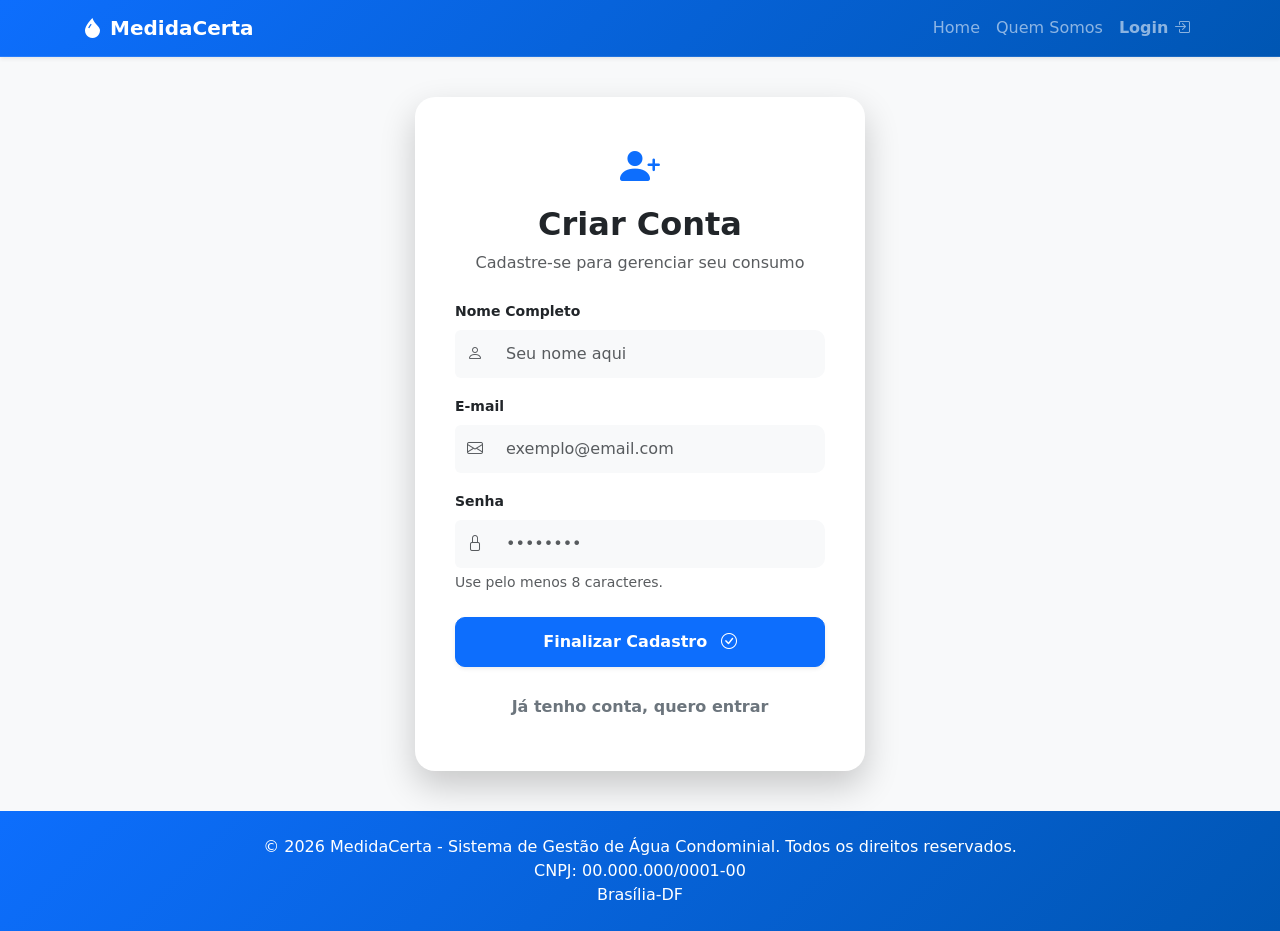
<file: HTML/cadastro.html>
<!DOCTYPE html>
<html lang="pt-br">
<head>
    <meta charset="UTF-8">
    <meta name="viewport" content="width=device-width, initial-scale=1.0">
    <title>MedidaCerta - Cadastro</title>
    <link href="https://cdn.jsdelivr.net/npm/bootstrap@5.3.0/dist/css/bootstrap.min.css" rel="stylesheet">
    <link rel="stylesheet" href="https://cdn.jsdelivr.net/npm/bootstrap-icons@1.11.0/font/bootstrap-icons.css">
    <link rel="icon" type="image/svg+xml" href="data:image/svg+xml,<svg xmlns='http://www.w3.org/2000/svg' viewBox='0 0 16 16'><path fill='%230d6efd' d='M8 16a6 6 0 0 0 6-6c0-1.65-1.35-4-6-10-4.65 6-6 8.35-6 10a6 6 0 0 0 6 6z'/></svg>">
    <style>
        body {
            min-height: 100vh;
            display: flex;
            flex-direction: column;
        }
        
        .navbar-custom {
            background: linear-gradient(135deg, #0d6efd 0%, #0056b3 100%);
            border-bottom: 1px solid rgba(255, 255, 255, 0.1);
        }

        .main-container {
            flex: 1;
            display: flex;
            align-items: center;
            justify-content: center;
            padding: 40px 20px; /* Mais respiro para formulários maiores */
        }

        .login-card {
            border-radius: 20px;
            border: none;
            box-shadow: 0 15px 35px rgba(0,0,0,0.2);
            width: 100%;
            max-width: 450px; /* Um pouco mais largo para o cadastro */
        }

        .btn-custom {
            border-radius: 10px;
            padding: 12px;
            font-weight: bold;
            transition: all 0.3s;
        }

        .btn-custom:hover {
            transform: translateY(-2px);
            box-shadow: 0 5px 15px rgba(13, 110, 253, 0.3);
        }

        .form-control {
            border-radius: 10px;
            padding: 12px;
            background-color: #f8f9fa;
        }

        .logo-login {
            font-size: 2.5rem;
            color: #0d6efd;
        }
        
        .nav-link.active {
            color: #fff !important;
            border-bottom: 2px solid #fff;
        }

        footer {
            background: linear-gradient(135deg, #0d6efd 0%, #0056b3 100%) !important;
        }
    </style>
</head>
<body>
    
    <header>
        <nav class="navbar navbar-expand-lg navbar-dark navbar-custom shadow-sm">
            <div class="container">
                <a class="navbar-brand d-flex align-items-center fw-bold" href="index.html">
                    <i class="bi bi-droplet-fill me-2"></i> MedidaCerta
                </a>
                <button class="navbar-toggler" type="button" data-bs-toggle="collapse" data-bs-target="#navbarNav">
                    <span class="navbar-toggler-icon"></span>
                </button>
                <div class="collapse navbar-collapse" id="navbarNav">
                    <ul class="navbar-nav ms-auto text-white">
                        <li class="nav-item"><a class="nav-link" href="index.html">Home</a></li>
                        <li class="nav-item"><a class="nav-link" href="quemsomos.html">Quem Somos</a></li>
                        <li class="nav-item">
                            <a class="nav-link fw-bold" href="login.html">
                                Login <i class="bi bi-box-arrow-in-right"></i>
                            </a>
                        </li>
                    </ul>
                </div>
            </div>
        </nav>
    </header>
    
    <div class="main-container bg-light">
        <div class="card login-card p-4 bg-white">
            <div class="card-body">
                <div class="text-center mb-4">
                    <i class="bi bi-person-plus-fill logo-login"></i>
                    <h2 class="fw-bold text-dark mt-2">Criar Conta</h2>
                    <p class="text-muted">Cadastre-se para gerenciar seu consumo</p>
                </div>

                <form action="../PHP/controller/CadastroUsuarioControl.php" method="POST">
                    
                    <div class="mb-3">
                        <label class="form-label fw-bold small" for="nome">Nome Completo</label>
                        <div class="input-group">
                            <span class="input-group-text bg-light border-0"><i class="bi bi-person text-muted"></i></span>
                            <input type="text" name="nome" class="form-control border-0" id="nome" placeholder="Seu nome aqui" required>
                        </div>
                    </div>

                    <div class="mb-3">
                        <label class="form-label fw-bold small" for="email">E-mail</label>
                        <div class="input-group">
                            <span class="input-group-text bg-light border-0"><i class="bi bi-envelope text-muted"></i></span>
                            <input type="email" name="email" class="form-control border-0" id="email" placeholder="exemplo@email.com" required>
                        </div>
                    </div>

                    <div class="mb-4">
                        <label class="form-label fw-bold small" for="senha">Senha</label>
                        <div class="input-group">
                            <span class="input-group-text bg-light border-0"><i class="bi bi-lock text-muted"></i></span>
                            <input type="password" name="senha" class="form-control border-0" id="senha" placeholder="••••••••" required>
                        </div>
                        <div id="passwordHelp" class="form-text small text-muted">Use pelo menos 8 caracteres.</div>
                    </div>

                    <button type="submit" class="btn btn-primary w-100 btn-custom shadow-sm mb-3">
                        Finalizar Cadastro <i class="bi bi-check-circle ms-2"></i>
                    </button>

                    <a href="login.html" class="btn btn-outline-secondary w-100 btn-custom border-0">
                        Já tenho conta, quero entrar
                    </a>
                </form>
            </div>
        </div>
    </div>

    <footer class="py-4 bg-dark text-center text-white">
        <div class="container">
            <p class="mb-0">&copy; 2026 MedidaCerta - Sistema de Gestão de Água Condominial. Todos os direitos reservados.</p>
            <p class="mb-0">CNPJ: 00.000.000/0001-00</p>
            <p class="mb-0">Brasília-DF</p>
        </div>
    </footer>

    <script src="https://cdn.jsdelivr.net/npm/bootstrap@5.3.0/dist/js/bootstrap.bundle.min.js"></script>
</body>
</html>
</file>
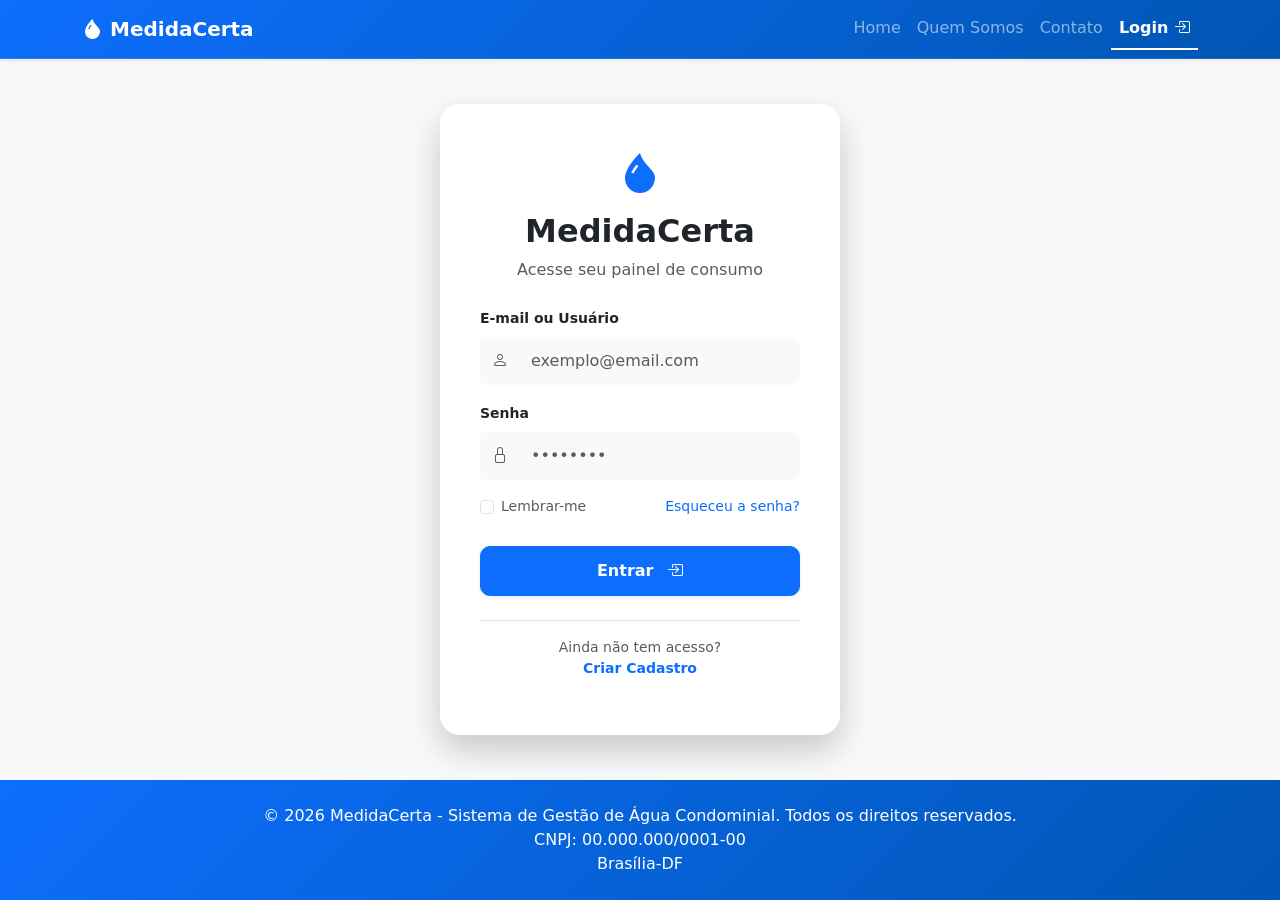
<file: HTML/login.html>
<!DOCTYPE html>
<html lang="pt-br">
<head>
    <meta charset="UTF-8">
    <meta name="viewport" content="width=device-width, initial-scale=1.0">
    <title>MedidaCerta - Login</title>
    <link href="https://cdn.jsdelivr.net/npm/bootstrap@5.3.0/dist/css/bootstrap.min.css" rel="stylesheet">
    <link rel="stylesheet" href="https://cdn.jsdelivr.net/npm/bootstrap-icons@1.11.0/font/bootstrap-icons.css">
    <link rel="icon" type="image/svg+xml" href="data:image/svg+xml,<svg xmlns='http://www.w3.org/2000/svg' viewBox='0 0 16 16'><path fill='%230d6efd' d='M8 16a6 6 0 0 0 6-6c0-1.65-1.35-4-6-10-4.65 6-6 8.35-6 10a6 6 0 0 0 6 6z'/></svg>">
    <style>
        body {
            /* Fundo com um degradê suave que lembra água/tecnologia */
            min-height: 100vh;
            display: flex;
            flex-direction: column; /* Organiza header em cima e conteúdo embaixo */
        }
        
        .navbar-custom {
            background: linear-gradient(135deg, #0d6efd 0%, #0056b3 100%);
            border-bottom: 1px solid rgba(255, 255, 255, 0.1);
        }

        .main-container {
            flex: 1; /* Faz esta div ocupar todo o espaço restante abaixo do header */
            display: flex;
            align-items: center;
            justify-content: center;
            padding: 20px;
        }

        .login-card {
            border-radius: 20px;
            border: none;
            box-shadow: 0 15px 35px rgba(0,0,0,0.2);
            width: 100%;
            max-width: 400px;
        }

        .btn-login {
            border-radius: 10px;
            padding: 12px;
            font-weight: bold;
            transition: all 0.3s;
        }

        .btn-login:hover {
            transform: translateY(-2px);
            box-shadow: 0 5px 15px rgba(13, 110, 253, 0.3);
        }

        .form-control {
            border-radius: 10px;
            padding: 12px;
            background-color: #f8f9fa;
        }

        .logo-login {
            font-size: 2.5rem;
            color: #0d6efd;
        }
        
        /* Ajuste para o link ativo no menu */
        .nav-link.active {
            color: #fff !important;
            border-bottom: 2px solid #fff;
        }

        footer {
    background: linear-gradient(135deg, #0d6efd 0%, #0056b3 100%) !important;
}
    </style>
</head>
<body>
    
    <!-- Header Padrão -->
    <header>
        <nav class="navbar navbar-expand-lg navbar-dark navbar-custom shadow-sm">
            <div class="container">
                <a class="navbar-brand d-flex align-items-center fw-bold" href="index.html">
                    <i class="bi bi-droplet-fill me-2"></i> MedidaCerta
                </a>
                <button class="navbar-toggler" type="button" data-bs-toggle="collapse" data-bs-target="#navbarNav">
                    <span class="navbar-toggler-icon"></span>
                </button>
                <div class="collapse navbar-collapse" id="navbarNav">
                    <ul class="navbar-nav ms-auto text-white">
                        <li class="nav-item"><a class="nav-link" href="index.html">Home</a></li>
                        <li class="nav-item"><a class="nav-link" href="quemsomos.html">Quem Somos</a></li>
                        <li class="nav-item"><a class="nav-link" href="index.html#contato">Contato</a></li>
                        <li class="nav-item">
                            <a class="nav-link active fw-bold" href="login.html">
                                Login <i class="bi bi-box-arrow-in-right"></i>
                            </a>
                        </li>
                    </ul>
                </div>
            </div>
        </nav>
    </header>
    
    <!-- Container que centraliza o card -->
    <div class="main-container bg-light">
        <div class="card login-card p-4 bg-white">
            <div class="card-body">
                <div class="text-center mb-4">
                    <a href="index.html" class="text-decoration-none">
                        <i class="bi bi-droplet-fill logo-login"></i>
                        <h2 class="fw-bold text-dark mt-2">MedidaCerta</h2>
                    </a>
                    <p class="text-muted">Acesse seu painel de consumo</p>
                </div>

                <form action="dashboard.html" method="GET">
                    <div class="mb-3">
                        <label class="form-label fw-bold small" for="iusuario">E-mail ou Usuário</label>
                        <div class="input-group">
                            <span class="input-group-text bg-light border-0"><i class="bi bi-person text-muted"></i></span>
                            <input type="email" class="form-control border-0" id="iusuario" placeholder="exemplo@email.com" required>
                        </div>
                    </div>

                    <div class="mb-3">
                        <label class="form-label fw-bold small" for="isenha">Senha</label>
                        <div class="input-group">
                            <span class="input-group-text bg-light border-0"><i class="bi bi-lock text-muted"></i></span>
                            <input type="password" class="form-control border-0" placeholder="••••••••" required id="isenha">
                        </div>
                    </div>

                    <div class="d-flex justify-content-between mb-4 small">
                        <div class="form-check">
                            <input class="form-check-input" type="checkbox" id="remember">
                            <label class="form-check-label text-muted" for="remember">Lembrar-me</label>
                        </div>
                        <a href="#" class="text-primary text-decoration-none">Esqueceu a senha?</a>
                    </div>

                    <a href="dashboard.html">
                        <button type="submit" class="btn btn-primary w-100 btn-login shadow-sm">
                            Entrar <i class="bi bi-box-arrow-in-right ms-2"></i>
                        </button>
                    </a>
                </form>

                <div class="text-center mt-4 pt-3 border-top">
                    <p class="text-muted small">Ainda não tem acesso? <br> 
                    <a href="cadastro.html" class="fw-bold text-primary text-decoration-none">Criar Cadastro</a></p>
                </div>
            </div>
        </div>
    </div>

    <footer class="py-4 bg-dark text-center text-white">
        <div class="container">
            <p class="mb-0">&copy; 2026 MedidaCerta - Sistema de Gestão de Água Condominial. Todos os direitos reservados.</p>
            <p class="mb-0">CNPJ: 00.000.000/0001-00</p>
            <p class="mb-0">Brasília-DF</p>
        </div>
    </footer>
        <script src="https://cdn.jsdelivr.net/npm/bootstrap@5.3.0/dist/js/bootstrap.bundle.min.js"></script>
</body>
</html>
</file>
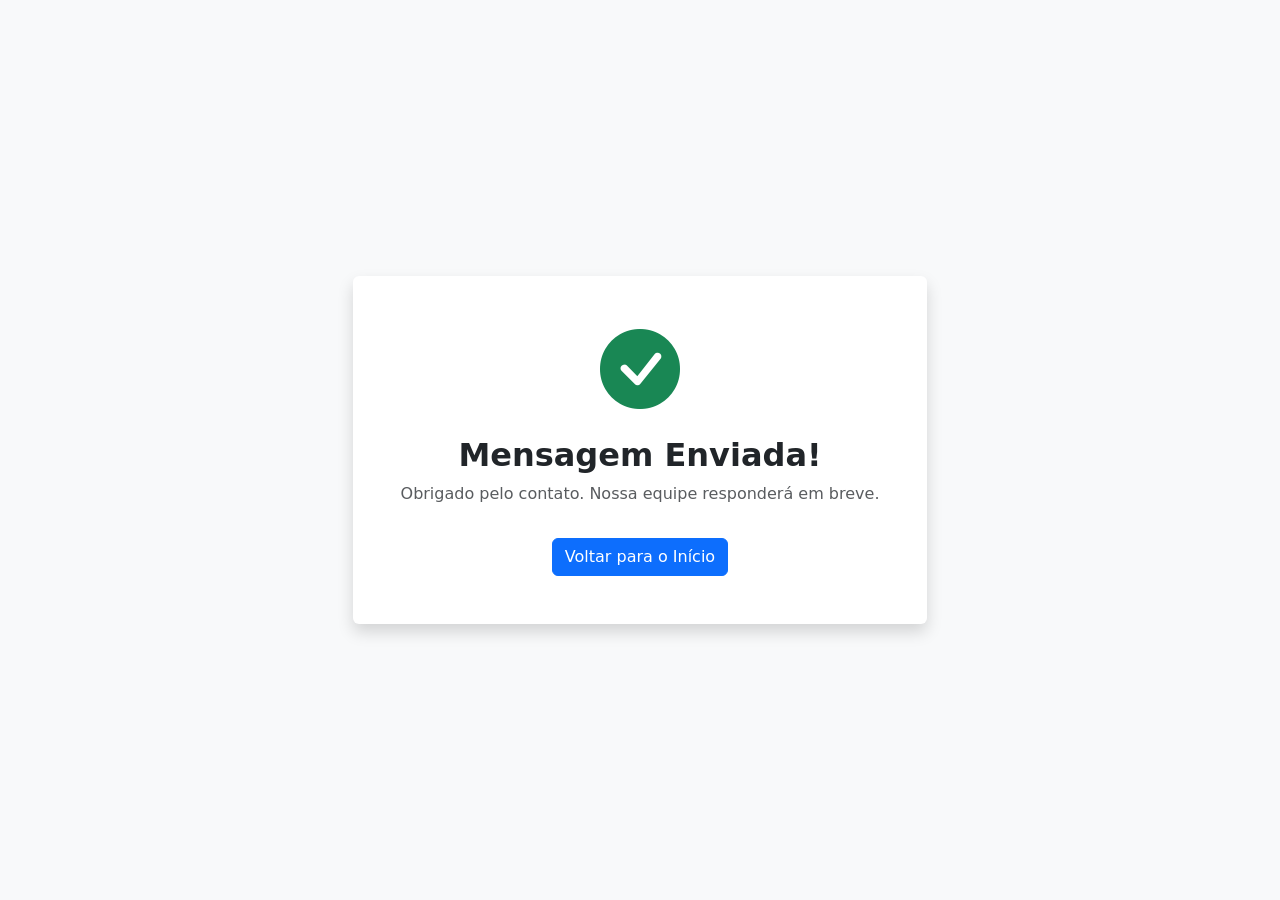
<file: HTML/obrigado.html>
<!DOCTYPE html>
<html lang="pt-br">
<head>
    <meta charset="UTF-8">
    <link href="https://cdn.jsdelivr.net/npm/bootstrap@5.3.0/dist/css/bootstrap.min.css" rel="stylesheet">
    <link rel="stylesheet" href="https://cdn.jsdelivr.net/npm/bootstrap-icons@1.11.0/font/bootstrap-icons.css">
    <title>Mensagem Enviada - MedidaCerta</title>
</head>
<body class="bg-light d-flex align-items-center justify-content-center vh-100">
    <div class="text-center p-5 shadow bg-white rounded">
        <i class="bi bi-check-circle-fill text-success display-1"></i>
        <h2 class="mt-3 fw-bold">Mensagem Enviada!</h2>
        <p class="text-muted">Obrigado pelo contato. Nossa equipe responderá em breve.</p>
        <a href="index.html" class="btn btn-primary mt-3">Voltar para o Início</a>
    </div>
</body>
</html>
</file>
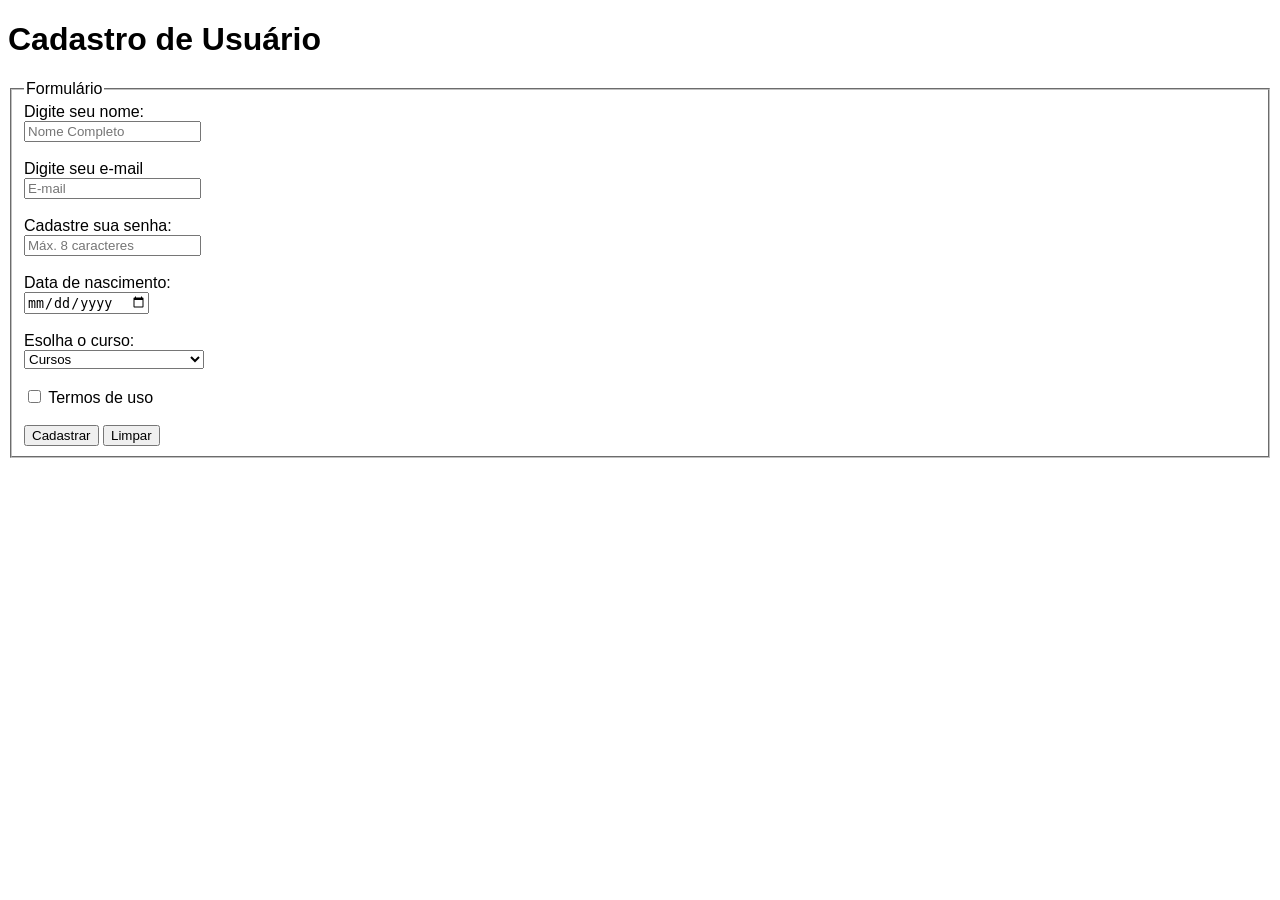
<file: Projeto_TCC/cadastro.html>
<!DOCTYPE html>
<html lang="en">
<head>
    <meta charset="UTF-8">
    <meta http-equiv="X-UA-Compatible" content="IE=edge">
    <meta name="viewport" content="width=device-width, initial-scale=1.0">
    <title>Cadastro</title>
    <style>
        body {
            font-family: Arial, Helvetica, sans-serif;
        }
    </style>
</head>
<body>
    <h1>Cadastro de Usuário</h1>
    <fieldset>
        <legend>Formulário</legend>
        <form action="" method="post">
            <label for="nome">Digite seu nome:</label><br>
            <input type="text" name="" id="nome" placeholder="Nome Completo"></form><br>

            <label for="email">Digite seu e-mail</label><br>
            <input type="email" name="" id="email" placeholder="E-mail"></input>
            <br><br>

            <label for="senha">Cadastre sua senha:</label><br>
            <input type="text" name="" id="senha" placeholder="Máx. 8 caracteres" maxlength="8" required title="Apenas números"></input><br><br>

            <label for="data">Data de nascimento:</label><br>
            <input type="date" name="" id="data"></input><br><br>

            <label for="curso">Esolha o curso:</label><br>
            <select name="" id="curso">
                <option value="">Cursos</option>
                    <optgroup label="Tecnologia">
                        <option value="">Engenharia de Software</option>
                        <option value="">Ciência da Computação</option>
                        <option value="">Sistema de Informação</option>
                    </optgroup>
                    <optgroup label="Engenharia">
                        <option value="">Civil</option>
                        <option value="">Elétrica</option>
                        <option value="">Mecânica</option>
                    </optgroup>
            </select><br><br>

            <input type="checkbox" id="termo"> <label for="termo">Termos de uso</label><br><br>

            <input type="submit" value="Cadastrar">
            <input type="reset" value="Limpar">
            
        </form>
    </fieldset>
</body>
</html>
</file>
